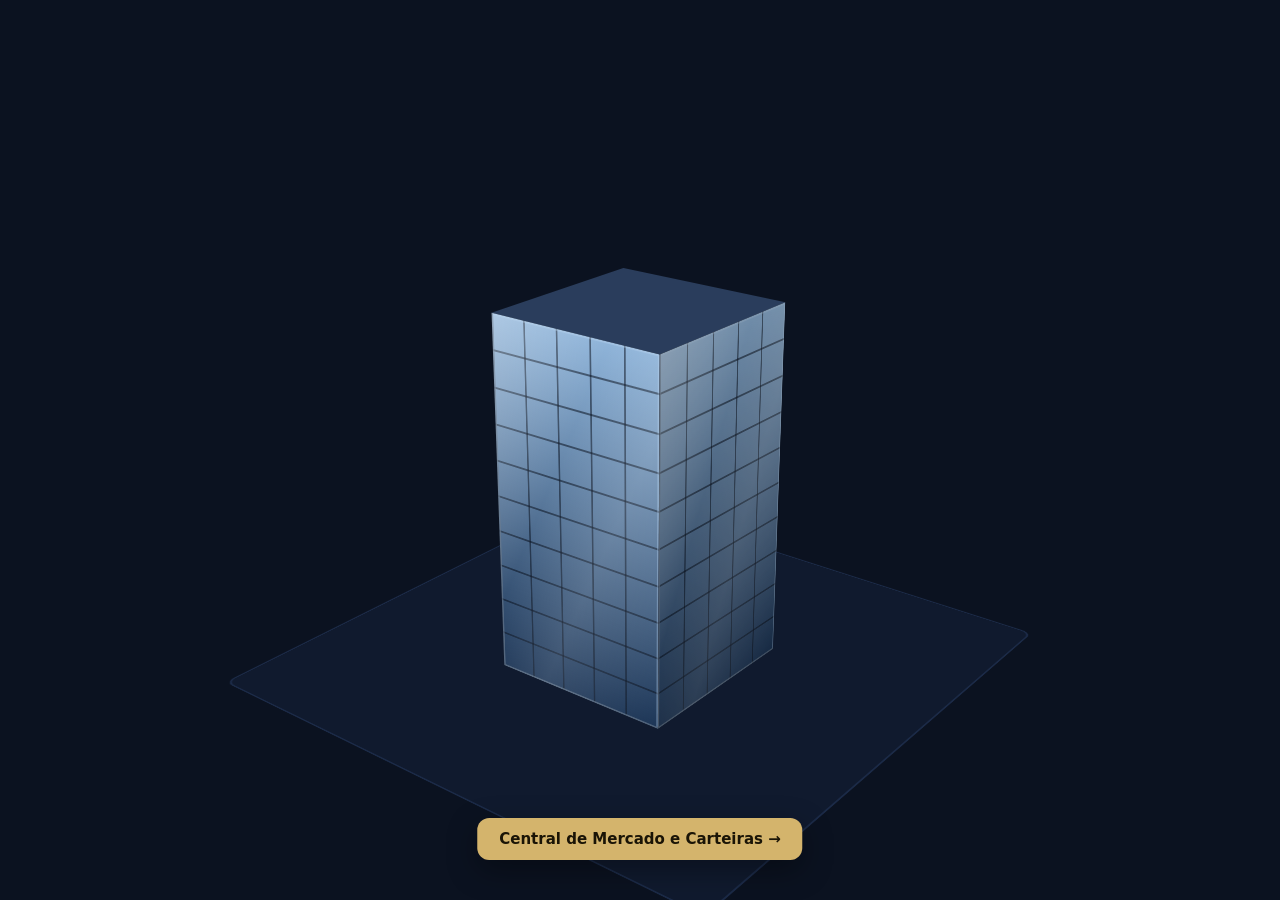
<file: central/index.html>
<!doctype html>
<html lang="pt-BR">
<head>
<meta charset="utf-8">
<meta name="viewport" content="width=device-width, initial-scale=1">
<title>Central</title>
<style>
  :root {
    --bg: #0b1220;
    --floor: #101a2e;
    --floor-edge: #1b2a47;
    --glass-top: #8fb4d9;
    --glass-bottom: #1c3556;
    --glass-side: #5f87b3;
    --glass-side-dark: #14283f;
    --roof: #2a3d5c;
    --w: 200px;
    --d: 200px;
    --h: 380px;
  }

  * { box-sizing: border-box; margin: 0; }

  html, body { height: 100%; }

  body {
    background: var(--bg);
    display: grid;
    place-items: center;
    overflow: hidden;
  }

  /* Cena fixa: câmera em diagonal, sem animação de rotação */
  .scene {
    perspective: 1600px;
    width: 100%;
    height: 100%;
    display: grid;
    place-items: center;
  }

  .world {
    position: relative;
    width: var(--w);
    height: var(--h);
    transform-style: preserve-3d;
    transform: translateY(40px) rotateX(-22deg) rotateY(-38deg);
  }

  /* Chão sólido: cor única, sem transição nem animação */
  .floor {
    position: absolute;
    left: 50%;
    top: 50%;
    width: 600px;
    height: 600px;
    margin: -300px 0 0 -300px;
    background: var(--floor);
    border: 2px solid var(--floor-edge);
    border-radius: 12px;
    transform: translateY(calc(var(--h) / 2)) rotateX(90deg);
  }

  .building {
    position: absolute;
    inset: 0;
    transform-style: preserve-3d;
    transition: transform .6s cubic-bezier(.22, .61, .36, 1);
  }
  .building:hover { transform: translateY(-10px); }

  .face {
    position: absolute;
    backface-visibility: hidden;
    transition: filter .6s cubic-bezier(.22, .61, .36, 1);
  }
  .building:hover .face { filter: brightness(1.18); }

  /* Fachada espelhada: reflexo em gradiente + grade de vidros */
  .wall {
    inset: 0;
    background:
      linear-gradient(115deg, rgba(255,255,255,.28) 0%, rgba(255,255,255,0) 38%, rgba(255,255,255,.12) 62%, rgba(255,255,255,0) 100%),
      repeating-linear-gradient(0deg, rgba(8,16,30,.55) 0 2px, transparent 2px 38px),
      repeating-linear-gradient(90deg, rgba(8,16,30,.55) 0 2px, transparent 2px 40px),
      linear-gradient(180deg, var(--glass-top), var(--glass-bottom));
    box-shadow: inset 0 0 0 2px rgba(190,215,240,.35);
  }
  .front { transform: translateZ(calc(var(--d) / 2)); }
  .back  { transform: rotateY(180deg) translateZ(calc(var(--d) / 2)); }
  .right { transform: rotateY(90deg) translateZ(calc(var(--w) / 2)); filter: brightness(.78); }
  .left  { transform: rotateY(-90deg) translateZ(calc(var(--w) / 2)); filter: brightness(.6); }
  .building:hover .right { filter: brightness(.92); }
  .building:hover .left  { filter: brightness(.74); }

  .entrar {
    position: fixed;
    left: 50%;
    bottom: 40px;
    transform: translateX(-50%);
    padding: 12px 22px;
    border-radius: 12px;
    background: #d4b46c;
    color: #1a1406;
    font: 600 15px/1.2 system-ui, -apple-system, "Segoe UI", Roboto, sans-serif;
    text-decoration: none;
    white-space: nowrap;
    box-shadow: 0 10px 30px rgba(0, 0, 0, .35);
  }
  .entrar:hover { background: #e6c983; }

  .roof {
    width: var(--w);
    height: var(--d);
    background: var(--roof);
    top: calc((var(--h) - var(--d)) / 2);
    transform: rotateX(90deg) translateZ(calc(var(--h) / 2));
  }
</style>
</head>
<body>
  <div class="scene">
    <div class="world">
      <div class="floor"></div>
      <div class="building">
        <div class="face wall front"></div>
        <div class="face wall back"></div>
        <div class="face wall right"></div>
        <div class="face wall left"></div>
        <div class="face roof"></div>
      </div>
    </div>
  </div>
  <a class="entrar" href="mercado/">Central de Mercado e Carteiras →</a>
</body>
</html>
</file>
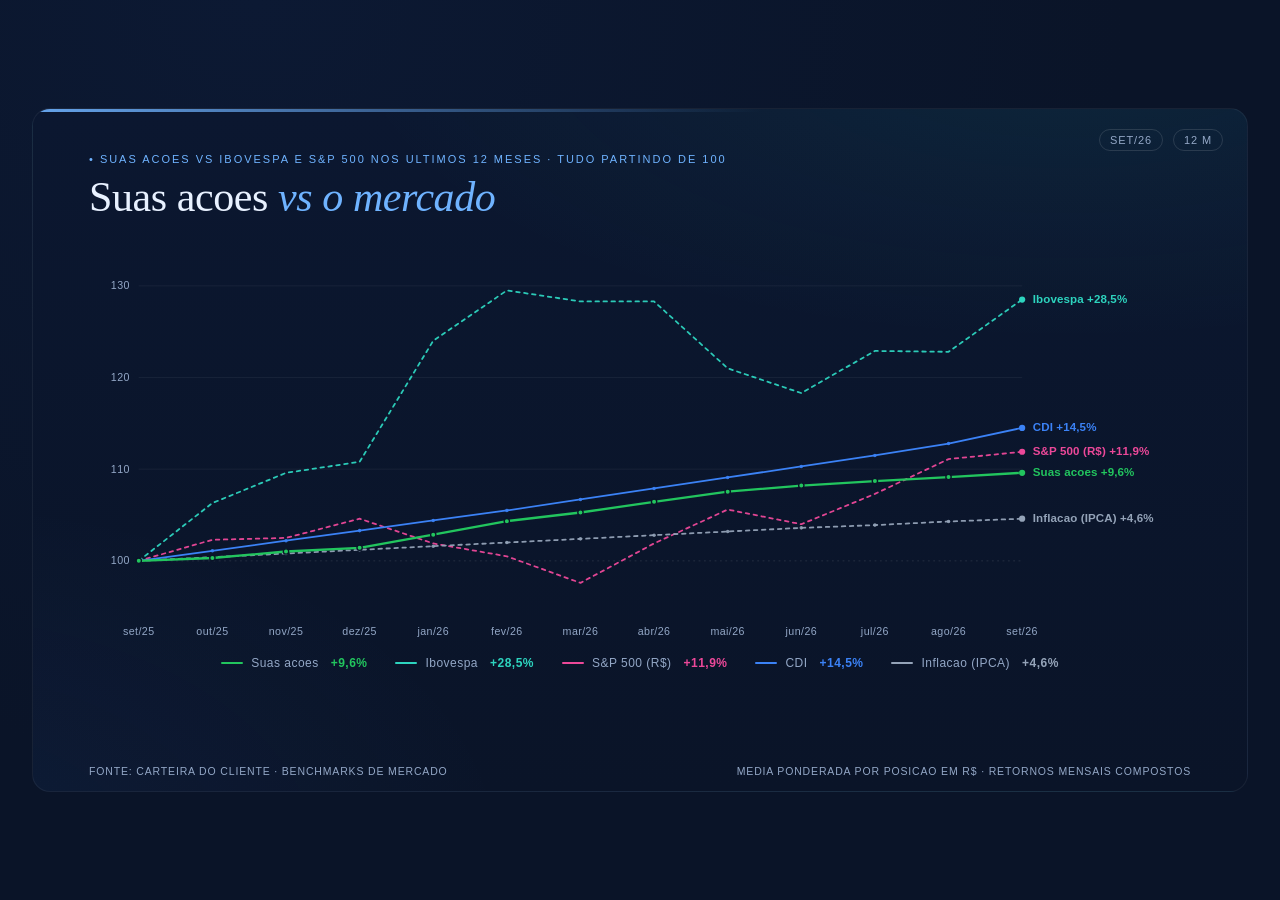
<file: central/slide-comparacao/index.html>
<!doctype html>
<html lang="pt-BR">
<head>
<meta charset="utf-8">
<meta name="viewport" content="width=device-width, initial-scale=1">
<title>Suas acoes vs o mercado</title>
<style>
  :root {
    --bg: #0a1428;
    --bg-grad-1: #0a1428;
    --bg-grad-2: #0c1933;
    --ink: #e8f1ff;
    --ink-dim: #93a7c6;
    --rule: rgba(255,255,255,0.06);
    --rule-strong: rgba(255,255,255,0.12);
    --accent: #6fb3ff;

    --c-portfolio: #22c55e;
    --c-ibov: #2dd4bf;
    --c-sp500: #ec4899;
    --c-cdi: #3b82f6;
    --c-ipca: #94a3b8;

    --serif: "Instrument Serif", "Playfair Display", Georgia, serif;
    --sans: "Inter", -apple-system, BlinkMacSystemFont, "Segoe UI", Roboto, sans-serif;
  }

  * { box-sizing: border-box; margin: 0; padding: 0; }

  html, body { height: 100%; }

  body {
    background: radial-gradient(ellipse at 20% 0%, var(--bg-grad-2) 0%, var(--bg-grad-1) 60%);
    color: var(--ink);
    font-family: var(--sans);
    font-feature-settings: "ss01", "ss02", "cv11";
    -webkit-font-smoothing: antialiased;
    text-rendering: optimizeLegibility;
    min-height: 100vh;
    display: grid;
    place-items: center;
    padding: 32px;
  }

  .slide {
    width: 100%;
    max-width: 1360px;
    aspect-ratio: 16 / 9;
    position: relative;
    padding: 44px 56px 32px;
    border: 1px solid var(--rule);
    border-radius: 18px;
    background:
      radial-gradient(1200px 500px at 85% -10%, rgba(45,212,191,0.08), transparent 60%),
      radial-gradient(1000px 600px at -10% 110%, rgba(59,130,246,0.08), transparent 60%),
      linear-gradient(180deg, #0b1730 0%, #0a1428 100%);
    overflow: hidden;
  }

  .top-bar {
    position: absolute;
    inset: 0 0 auto 0;
    height: 3px;
    background: linear-gradient(90deg, rgba(111,179,255,0.9), rgba(111,179,255,0) 60%);
  }

  .eyebrow {
    color: var(--accent);
    letter-spacing: 0.18em;
    font-size: 11px;
    font-weight: 500;
    text-transform: uppercase;
  }
  .eyebrow::before { content: "• "; }

  .title {
    font-family: var(--serif);
    font-weight: 400;
    font-size: 42px;
    letter-spacing: -0.01em;
    margin-top: 10px;
    line-height: 1.05;
  }
  .title em {
    font-style: italic;
    color: var(--accent);
    font-weight: 400;
  }

  .meta {
    position: absolute;
    top: 20px;
    right: 24px;
    display: flex;
    gap: 10px;
    align-items: center;
  }
  .pill {
    font-size: 11px;
    color: var(--ink-dim);
    padding: 4px 10px;
    border: 1px solid var(--rule-strong);
    border-radius: 999px;
    letter-spacing: 0.08em;
  }

  .chart-wrap {
    margin-top: 18px;
    position: relative;
  }

  svg { display: block; width: 100%; height: auto; }

  .grid-line { stroke: var(--rule); stroke-width: 1; }
  .grid-line.baseline { stroke: var(--rule-strong); stroke-dasharray: 2 4; }
  .axis-label { fill: var(--ink-dim); font-size: 12px; letter-spacing: 0.04em; }

  .series { fill: none; stroke-width: 2; stroke-linecap: round; stroke-linejoin: round; }
  .series.benchmark { stroke-dasharray: 4 5; opacity: 0.95; }
  .series.portfolio { stroke-width: 2.6; }

  .dot { stroke: var(--bg); stroke-width: 1.5; }

  .end-label {
    font-size: 13px;
    font-weight: 600;
    letter-spacing: 0.01em;
  }
  .end-label .pct { font-weight: 700; }

  .legend {
    display: flex;
    justify-content: center;
    gap: 28px;
    margin-top: 10px;
    flex-wrap: wrap;
    font-size: 12px;
    color: var(--ink-dim);
    letter-spacing: 0.04em;
  }
  .legend .item { display: inline-flex; align-items: center; gap: 8px; }
  .legend .swatch {
    width: 22px; height: 2px; border-radius: 2px;
  }
  .legend .pct { color: var(--ink); font-weight: 600; margin-left: 4px; }

  .foot {
    position: absolute;
    bottom: 14px;
    left: 56px;
    right: 56px;
    display: flex;
    justify-content: space-between;
    font-size: 10.5px;
    color: var(--ink-dim);
    letter-spacing: 0.08em;
    text-transform: uppercase;
  }

  .error {
    color: #fca5a5;
    padding: 12px 16px;
    border: 1px solid rgba(252,165,165,0.35);
    border-radius: 10px;
    background: rgba(127,29,29,0.2);
    font-size: 13px;
  }
</style>
</head>
<body>
  <main class="slide" role="main">
    <span class="top-bar" aria-hidden="true"></span>
    <div class="meta">
      <span class="pill" id="refMes">—</span>
      <span class="pill">12 M</span>
    </div>

    <div class="eyebrow">Suas acoes vs Ibovespa e S&amp;P 500 nos ultimos 12 meses · tudo partindo de 100</div>
    <h1 class="title">Suas acoes <em>vs o mercado</em></h1>

    <div class="chart-wrap">
      <div id="chart"></div>
      <div class="legend" id="legend"></div>
    </div>

    <div class="foot">
      <span>Fonte: carteira do cliente · benchmarks de mercado</span>
      <span id="metodo">Media ponderada por posicao em R$ · retornos mensais compostos</span>
    </div>
  </main>

<script>
(async function () {
  const CORES = {
    portfolio: getCss("--c-portfolio"),
    ibov: getCss("--c-ibov"),
    sp500: getCss("--c-sp500"),
    cdi: getCss("--c-cdi"),
    ipca: getCss("--c-ipca"),
  };

  function getCss(name) {
    return getComputedStyle(document.documentElement).getPropertyValue(name).trim();
  }

  const dados = await carregarDados();
  if (!dados) return;

  document.getElementById("refMes").textContent = (dados.cliente?.mes_referencia || "").toUpperCase();

  const portfolio = calcularPortfolio(dados.ativos_acoes);

  const series = [
    { key: "ibov", label: dados.benchmarks.ibovespa.label, color: CORES.ibov, dados: dados.benchmarks.ibovespa.indice_12m, dashed: true },
    { key: "sp500", label: dados.benchmarks.sp500_brl.label, color: CORES.sp500, dados: dados.benchmarks.sp500_brl.indice_12m, dashed: true },
    { key: "cdi", label: dados.benchmarks.cdi.label, color: CORES.cdi, dados: dados.benchmarks.cdi.indice_12m, dashed: false },
    { key: "ipca", label: dados.benchmarks.ipca.label, color: CORES.ipca, dados: dados.benchmarks.ipca.indice_12m, dashed: true },
    { key: "portfolio", label: "Suas acoes", color: CORES.portfolio, dados: portfolio.indice, dashed: false, portfolio: true },
  ];

  const container = document.getElementById("chart");
  container.innerHTML = renderSvg(series, dados.meses);

  const legenda = document.getElementById("legend");
  const ordem = ["portfolio", "ibov", "sp500", "cdi", "ipca"];
  legenda.innerHTML = ordem.map(k => {
    const s = series.find(x => x.key === k);
    const pct = finalPct(s.dados);
    return `<span class="item">
      <span class="swatch" style="background:${s.color}"></span>${s.label}
      <span class="pct" style="color:${s.color}">${formatPct(pct)}</span>
    </span>`;
  }).join("");

  async function carregarDados() {
    try {
      const resp = await fetch("../dados/cliente.json", { cache: "no-store" });
      if (!resp.ok) throw new Error("HTTP " + resp.status);
      return await resp.json();
    } catch (err) {
      document.getElementById("chart").innerHTML =
        `<div class="error">Nao consegui ler <code>central/dados/cliente.json</code>: ${err.message}. Sirva via HTTP (ex.: <code>python3 -m http.server</code>) para o navegador liberar o fetch.</div>`;
      return null;
    }
  }

  // Media ponderada por posicao em R$, aplicada em CADA MES.
  // Para cada mes t: retorno_portfolio(t) = SUM(posicao_i * ret_i(t)) / SUM(posicao_i)
  // ret_i(t) = indice_i(t) / indice_i(t-1) - 1
  // Depois compoe: indice_portfolio(t) = indice_portfolio(t-1) * (1 + retorno_portfolio(t)), base 100.
  function calcularPortfolio(ativos) {
    const n = ativos[0].indice_12m.length;
    const pesoTotal = ativos.reduce((a, x) => a + x.posicao_atual, 0);
    const indice = [100];
    for (let t = 1; t < n; t++) {
      let retMes = 0;
      for (const a of ativos) {
        const r = a.indice_12m[t] / a.indice_12m[t - 1] - 1;
        retMes += (a.posicao_atual / pesoTotal) * r;
      }
      indice.push(indice[t - 1] * (1 + retMes));
    }
    const pctFinal = indice[indice.length - 1] - 100;
    return { indice, pctFinal };
  }

  function finalPct(serie) { return serie[serie.length - 1] - 100; }
  function formatPct(v) { const s = v >= 0 ? "+" : ""; return s + v.toFixed(1).replace(".", ",") + "%"; }

  function renderSvg(series, meses) {
    const W = 1240, H = 460;
    const M = { top: 24, right: 190, bottom: 44, left: 56 };
    const iw = W - M.left - M.right;
    const ih = H - M.top - M.bottom;

    const allVals = series.flatMap(s => s.dados);
    const vmin = Math.min(...allVals, 100);
    const vmax = Math.max(...allVals);
    const pad = (vmax - vmin) * 0.08;
    const yMin = Math.floor((vmin - pad) / 1) * 1;
    const yMax = Math.ceil((vmax + pad) / 1) * 1;

    const x = i => M.left + (i / (meses.length - 1)) * iw;
    const y = v => M.top + ih - ((v - yMin) / (yMax - yMin)) * ih;

    const ticks = niceTicks(yMin, yMax, 4);

    const grid = ticks.map(t => `
      <line class="grid-line ${t === 100 ? "baseline" : ""}"
            x1="${M.left}" x2="${W - M.right}" y1="${y(t)}" y2="${y(t)}" />
      <text class="axis-label" x="${M.left - 10}" y="${y(t) + 4}" text-anchor="end">${Math.round(t)}</text>
    `).join("");

    const xLabels = meses.map((m, i) => `
      <text class="axis-label" x="${x(i)}" y="${H - 12}" text-anchor="middle">${m}</text>
    `).join("");

    const paths = series.map(s => {
      const d = s.dados.map((v, i) => `${i === 0 ? "M" : "L"} ${x(i).toFixed(1)} ${y(v).toFixed(1)}`).join(" ");
      const dots = s.portfolio
        ? s.dados.map((v, i) => `<circle class="dot" cx="${x(i)}" cy="${y(v)}" r="3" fill="${s.color}"></circle>`).join("")
        : (s.key === "cdi" || s.key === "ipca"
            ? s.dados.map((v, i) => `<circle cx="${x(i)}" cy="${y(v)}" r="2" fill="${s.color}" opacity="0.9"></circle>`).join("")
            : "");
      return `
        <path class="series ${s.dashed ? "benchmark" : ""} ${s.portfolio ? "portfolio" : ""}"
              d="${d}" stroke="${s.color}"></path>
        ${dots}
      `;
    }).join("");

    const endLabels = (() => {
      const items = series.map(s => {
        const v = s.dados[s.dados.length - 1];
        return { s, v, yv: y(v) };
      }).sort((a, b) => a.yv - b.yv);

      const minGap = 16;
      for (let i = 1; i < items.length; i++) {
        if (items[i].yv - items[i - 1].yv < minGap) {
          items[i].yv = items[i - 1].yv + minGap;
        }
      }
      return items.map(({ s, v, yv }) => {
        const pct = formatPct(v - 100);
        const xText = W - M.right + 12;
        return `
          <circle cx="${x(meses.length - 1)}" cy="${y(v)}" r="3.5" fill="${s.color}"></circle>
          <text class="end-label" x="${xText}" y="${yv + 4}" fill="${s.color}">
            ${s.label} <tspan class="pct">${pct}</tspan>
          </text>
        `;
      }).join("");
    })();

    return `
      <svg viewBox="0 0 ${W} ${H}" role="img" aria-label="Grafico comparativo">
        ${grid}
        ${xLabels}
        ${paths}
        ${endLabels}
      </svg>
    `;
  }

  function niceTicks(min, max, count) {
    const step = (max - min) / count;
    const niceStep = Math.pow(10, Math.floor(Math.log10(step)));
    const err = step / niceStep;
    let mult;
    if (err >= 7.5) mult = 10;
    else if (err >= 3.5) mult = 5;
    else if (err >= 1.5) mult = 2;
    else mult = 1;
    const s = mult * niceStep;
    const start = Math.ceil(min / s) * s;
    const ticks = [];
    for (let v = start; v <= max; v += s) ticks.push(Math.round(v));
    if (!ticks.includes(100) && min <= 100 && max >= 100) ticks.push(100);
    return ticks.sort((a, b) => a - b);
  }
})();
</script>
</body>
</html>
</file>
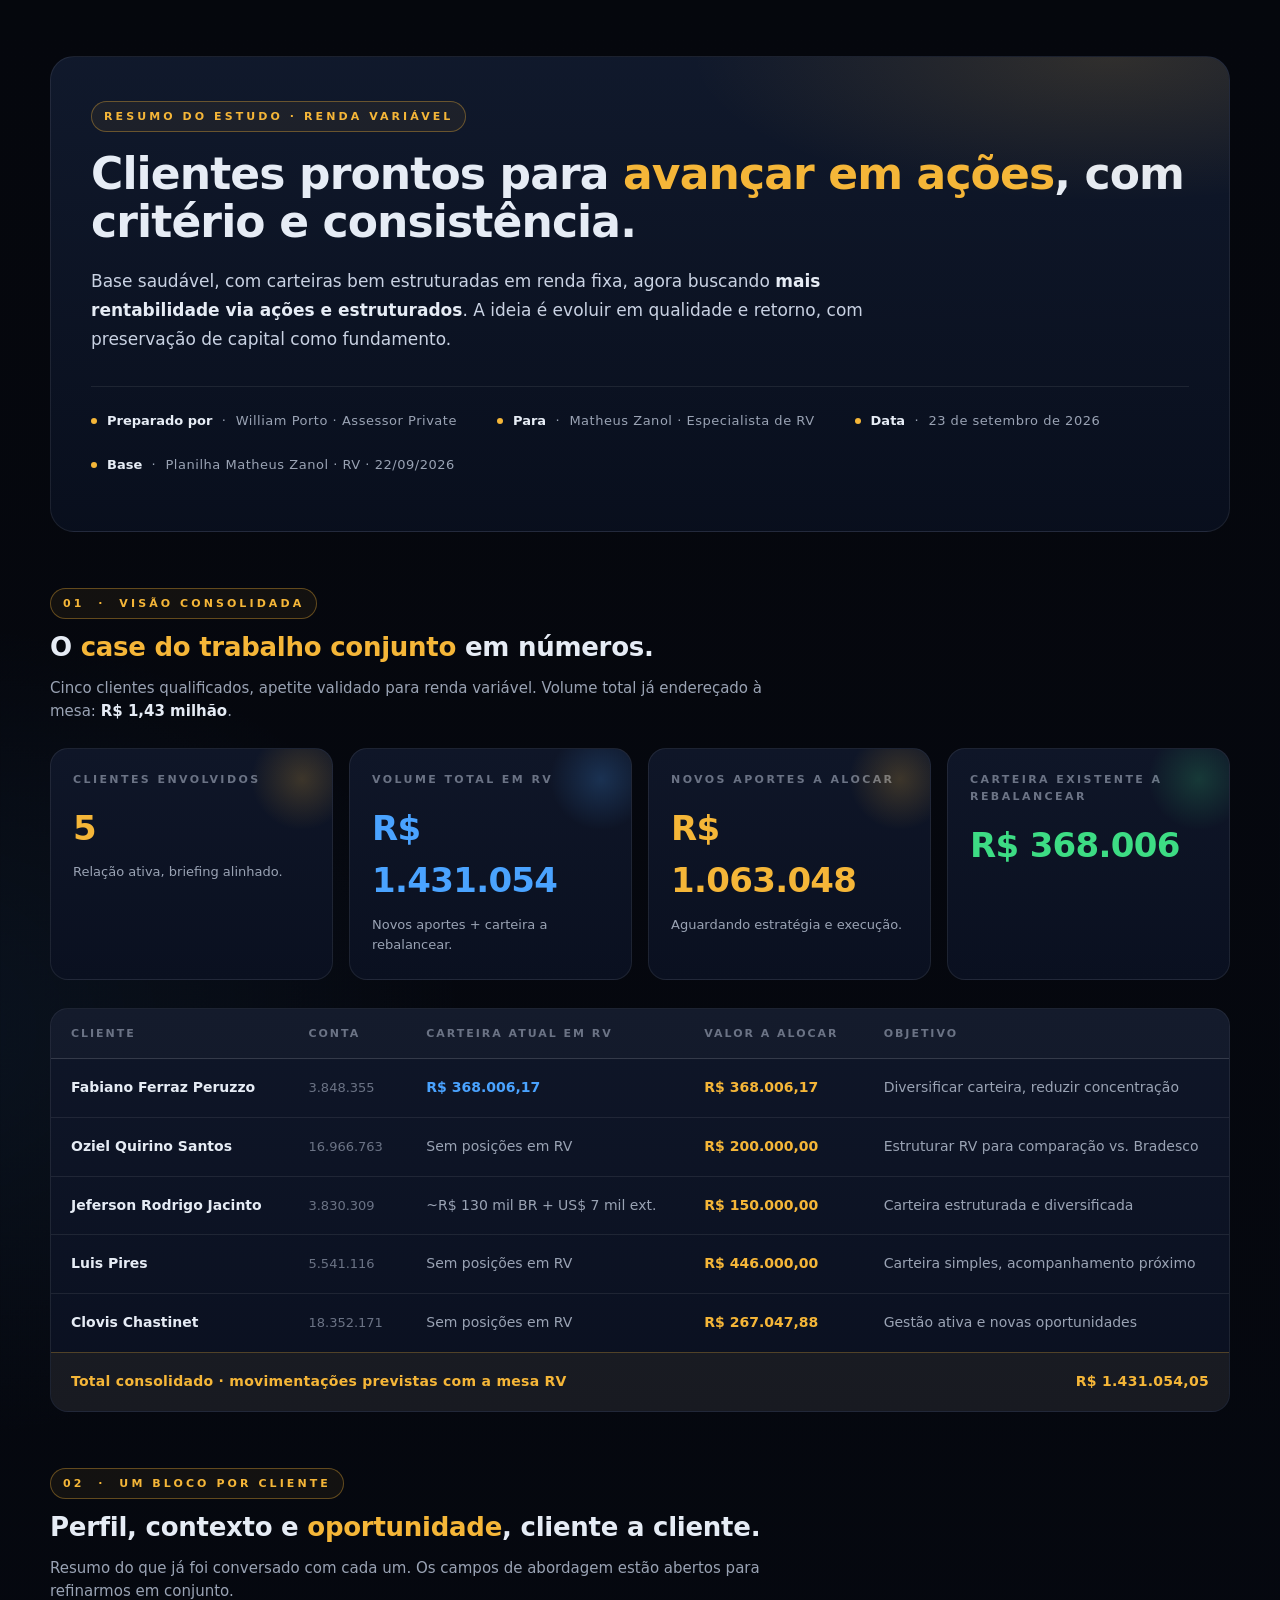
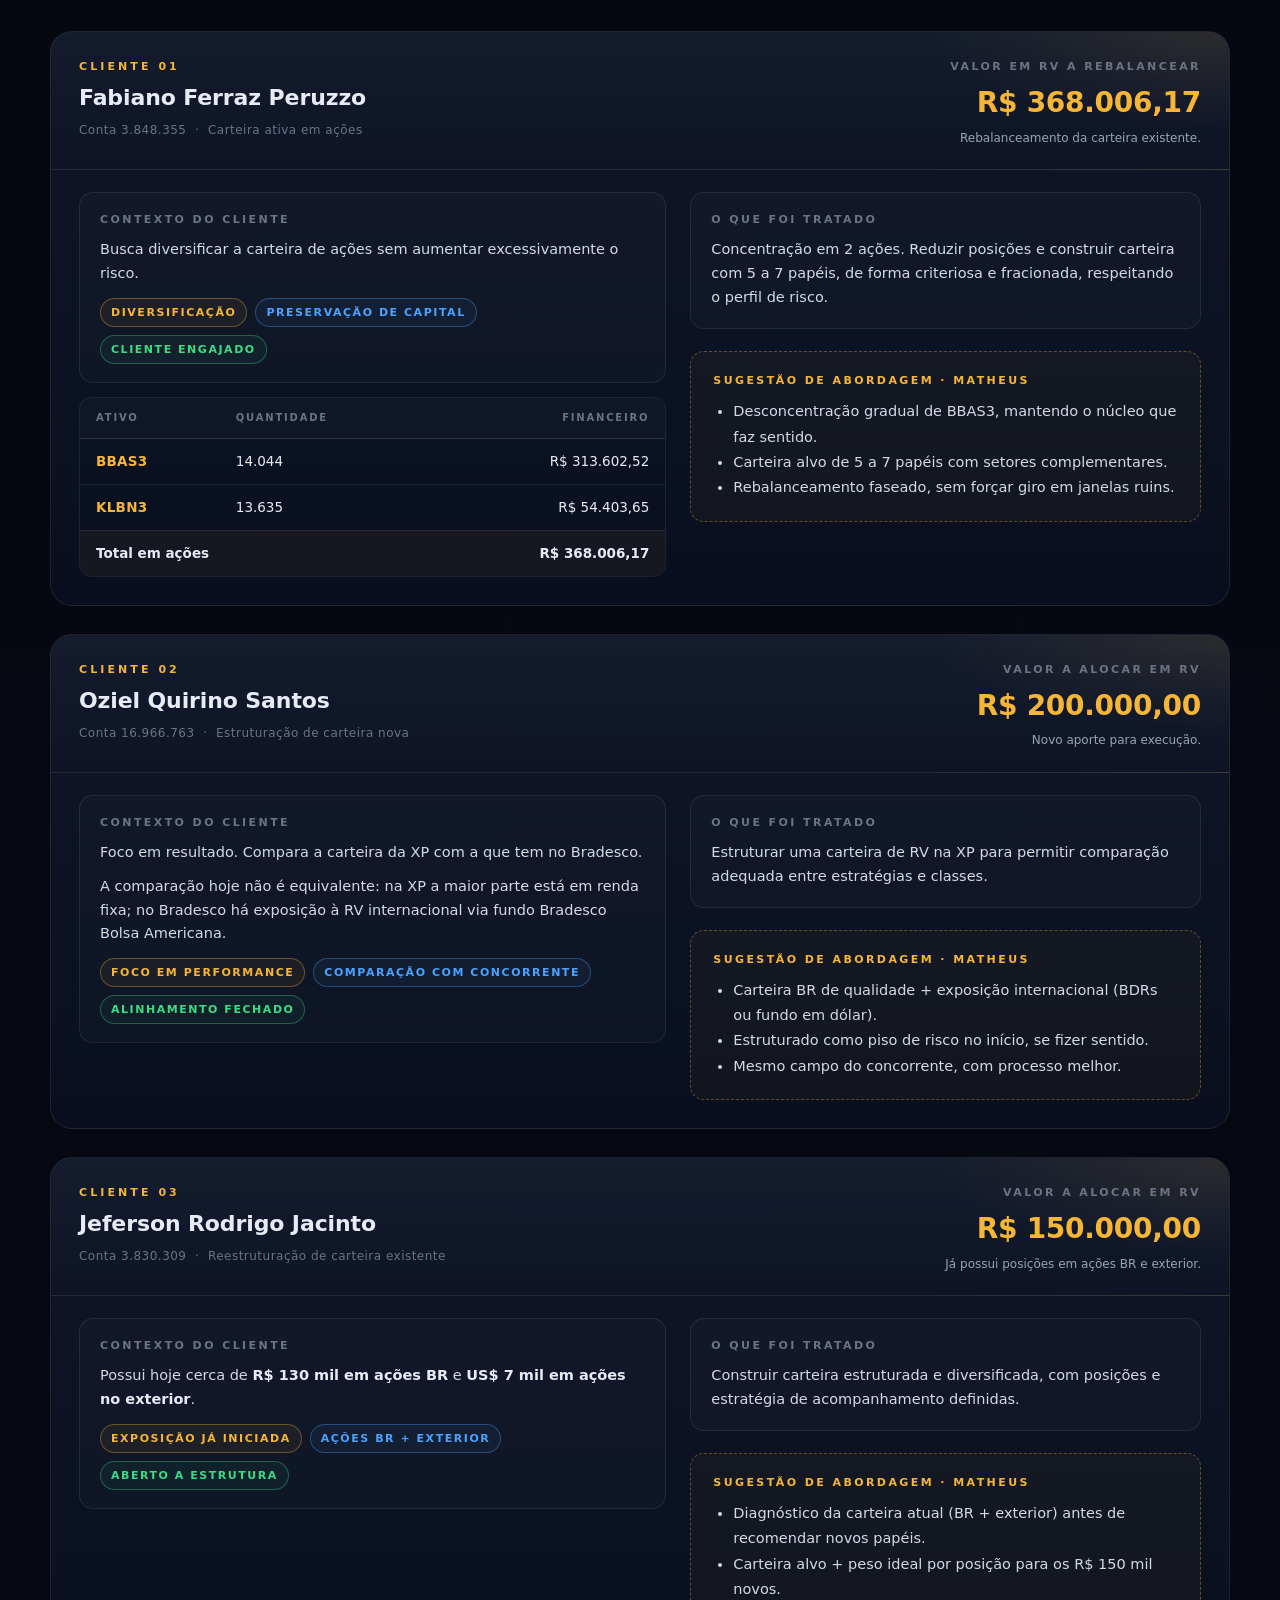
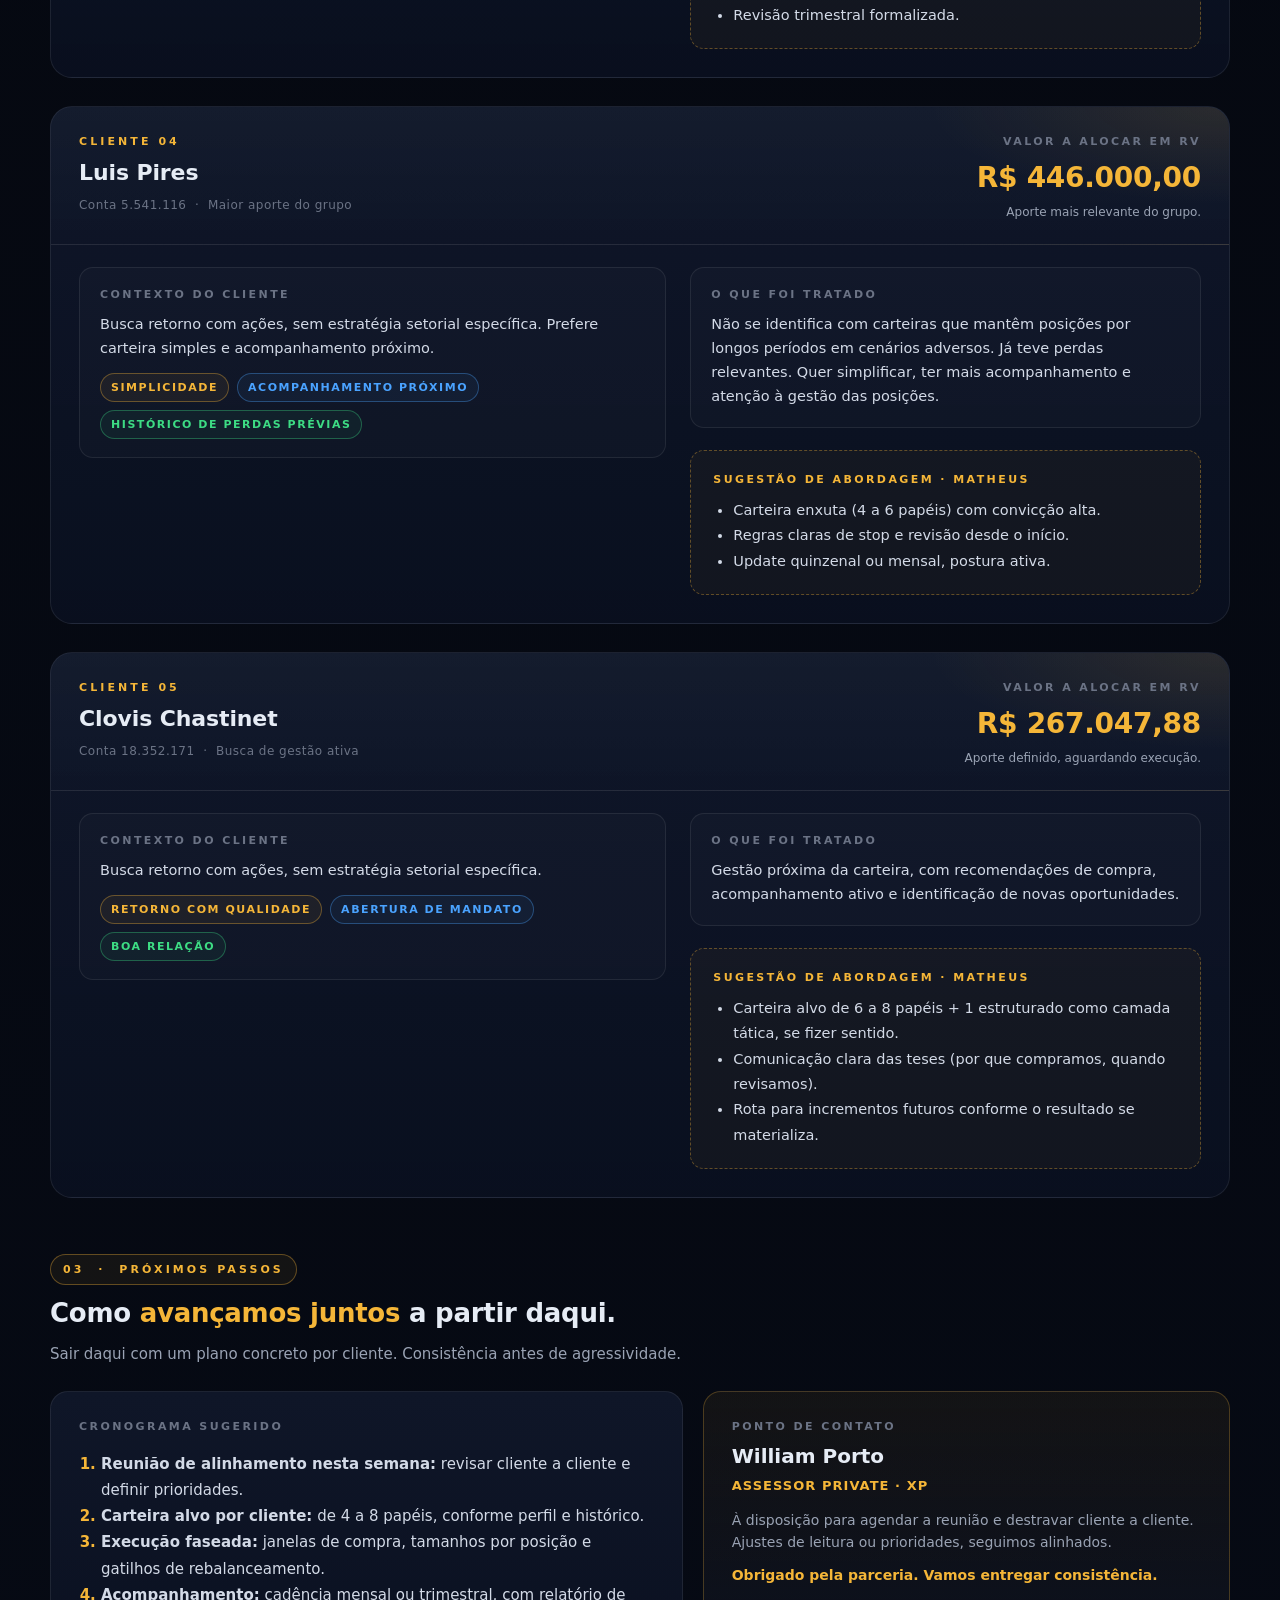
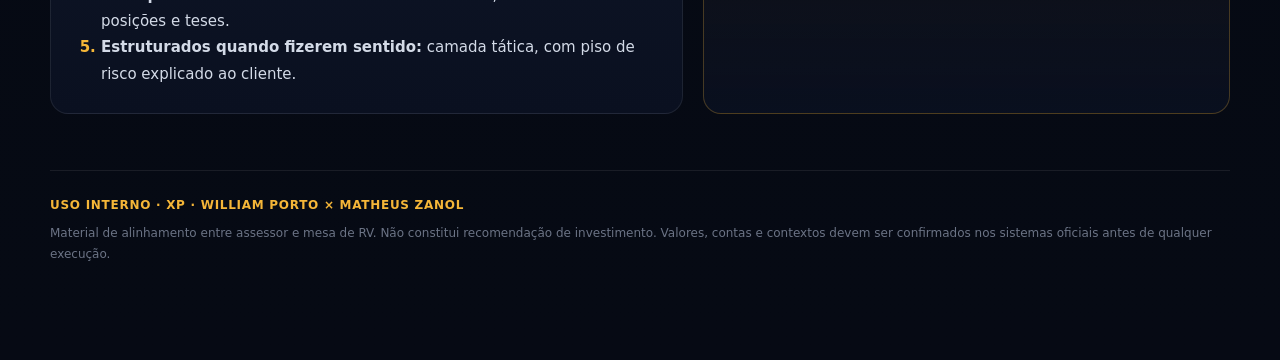
<file: matheus-zanol-rv-2026-09-23.html>
<!DOCTYPE html>
<html lang="pt-BR">
<head>
<meta charset="UTF-8">
<meta name="viewport" content="width=device-width, initial-scale=1.0">
<title>Estudo de Renda Variável · Clientes William Porto × Matheus Zanol</title>
<style>
  :root{
    --bg-0:#05070d;
    --bg-1:#0a1020;
    --bg-2:#0f1628;
    --bg-3:#131c32;
    --line:rgba(255,255,255,.08);
    --line-strong:rgba(255,255,255,.14);
    --text:#e6ecf5;
    --text-dim:#9aa3b4;
    --text-mute:#6b7385;
    --gold:#f5b638;
    --gold-2:#e69a1a;
    --orange:#ff8a3d;
    --blue:#4aa3ff;
    --blue-2:#2b6cff;
    --green:#3ddc84;
    --red:#ff5c5c;
  }
  *{box-sizing:border-box;margin:0;padding:0}
  html,body{background:var(--bg-0);color:var(--text);font-family:'Inter','SF Pro Display','Segoe UI',system-ui,-apple-system,Arial,sans-serif;font-weight:400;line-height:1.55;-webkit-font-smoothing:antialiased}
  body{
    background:
      radial-gradient(1200px 800px at 85% -10%, rgba(245,182,56,.10), transparent 60%),
      radial-gradient(1000px 700px at -10% 20%, rgba(74,163,255,.08), transparent 60%),
      linear-gradient(180deg, #05070d 0%, #060a14 100%);
    min-height:100vh;
    padding:56px 24px 96px;
  }
  .wrap{max-width:1180px;margin:0 auto}

  /* Rótulo caixa alta */
  .eyebrow{
    display:inline-block;
    font-size:11px;letter-spacing:.28em;text-transform:uppercase;
    color:var(--gold);font-weight:600;
    padding:6px 12px;border:1px solid rgba(245,182,56,.35);
    border-radius:999px;background:rgba(245,182,56,.06);
  }
  h1{font-size:44px;line-height:1.1;font-weight:700;letter-spacing:-.02em;margin-top:18px}
  h1 .accent{color:var(--gold)}
  h2{font-size:26px;font-weight:700;letter-spacing:-.01em;margin-top:8px}
  h2 .accent{color:var(--gold)}
  h3{font-size:18px;font-weight:600;letter-spacing:-.005em}
  p{color:var(--text-dim);font-size:15px}
  .lead{color:#c9d2e3;font-size:17px;line-height:1.7;max-width:820px;margin-top:20px}

  /* Cabeçalho */
  header.hero{
    padding:44px 40px 56px;
    border:1px solid var(--line);
    border-radius:24px;
    background:linear-gradient(180deg, rgba(19,28,50,.85), rgba(10,16,32,.85));
    position:relative;overflow:hidden;
  }
  header.hero::after{
    content:"";position:absolute;inset:0;pointer-events:none;
    background:radial-gradient(700px 240px at 90% 0%, rgba(245,182,56,.14), transparent 60%);
  }
  .meta-row{
    margin-top:32px;display:flex;flex-wrap:wrap;gap:24px 40px;
    padding-top:24px;border-top:1px solid var(--line);
    color:var(--text-dim);font-size:13px;letter-spacing:.04em;
  }
  .meta-row b{color:var(--text);font-weight:600;letter-spacing:0}
  .meta-row .dot{width:6px;height:6px;border-radius:50%;background:var(--gold);display:inline-block;margin-right:10px;vertical-align:middle}

  /* Seções */
  section{margin-top:56px}
  .section-head{display:flex;align-items:end;justify-content:space-between;gap:24px;margin-bottom:24px;flex-wrap:wrap}
  .section-head .title{max-width:720px}
  .section-head p{margin-top:10px}

  /* Cards de números */
  .stats{
    display:grid;grid-template-columns:repeat(4,1fr);gap:16px;
  }
  .stat{
    background:linear-gradient(180deg, var(--bg-2), var(--bg-1));
    border:1px solid var(--line);
    border-radius:18px;
    padding:22px 22px 24px;
    position:relative;overflow:hidden;
  }
  .stat .label{
    font-size:11px;letter-spacing:.22em;text-transform:uppercase;
    color:var(--text-mute);font-weight:600;
  }
  .stat .value{
    margin-top:14px;font-size:34px;font-weight:700;letter-spacing:-.02em;color:var(--text);
    font-variant-numeric:tabular-nums;
  }
  .stat .value.gold{color:var(--gold)}
  .stat .value.blue{color:var(--blue)}
  .stat .value.green{color:var(--green)}
  .stat .sub{margin-top:8px;font-size:13px;color:var(--text-dim)}
  .stat .glow{
    position:absolute;right:-30px;top:-30px;width:120px;height:120px;border-radius:50%;
    background:radial-gradient(circle, rgba(245,182,56,.20), transparent 60%);
    pointer-events:none;
  }
  .stat.blueglow .glow{background:radial-gradient(circle, rgba(74,163,255,.20), transparent 60%)}
  .stat.greenglow .glow{background:radial-gradient(circle, rgba(61,220,132,.18), transparent 60%)}

  /* Tabela consolidada */
  .table-wrap{
    margin-top:8px;border:1px solid var(--line);border-radius:18px;overflow:hidden;
    background:linear-gradient(180deg, var(--bg-2), var(--bg-1));
  }
  table{width:100%;border-collapse:collapse;font-size:14px}
  thead th{
    text-align:left;font-weight:600;color:var(--text-mute);
    font-size:11px;letter-spacing:.18em;text-transform:uppercase;
    padding:16px 20px;background:rgba(255,255,255,.02);
    border-bottom:1px solid var(--line-strong);
  }
  tbody td{
    padding:18px 20px;border-bottom:1px solid var(--line);
    color:var(--text);font-variant-numeric:tabular-nums;
  }
  tbody tr:last-child td{border-bottom:none}
  tbody tr:hover td{background:rgba(255,255,255,.02)}
  tbody td.name{color:var(--text);font-weight:600}
  tbody td.account{color:var(--text-mute);font-size:13px}
  tbody td.gold{color:var(--gold);font-weight:600}
  tbody td.blue{color:var(--blue);font-weight:600}
  tbody td.dim{color:var(--text-dim)}
  tfoot td{
    padding:18px 20px;background:rgba(245,182,56,.06);
    border-top:1px solid rgba(245,182,56,.25);
    font-weight:700;color:var(--gold);letter-spacing:.02em;
  }

  /* Bloco por cliente */
  .client{
    margin-top:28px;
    border:1px solid var(--line);border-radius:22px;
    background:linear-gradient(180deg, rgba(19,28,50,.75), rgba(10,16,32,.9));
    overflow:hidden;
  }
  .client .head{
    display:flex;justify-content:space-between;align-items:flex-start;gap:24px;
    padding:26px 28px 22px;border-bottom:1px solid var(--line);
    background:
      radial-gradient(500px 160px at 100% 0%, rgba(245,182,56,.10), transparent 60%),
      linear-gradient(180deg, rgba(255,255,255,.02), transparent);
    flex-wrap:wrap;
  }
  .client .head .who .idx{
    font-size:11px;letter-spacing:.28em;color:var(--gold);font-weight:600;text-transform:uppercase;
  }
  .client .head .who h3{margin-top:6px;font-size:22px}
  .client .head .who .account{margin-top:6px;font-size:12px;color:var(--text-mute);letter-spacing:.04em}
  .client .head .money{text-align:right;min-width:220px}
  .client .head .money .label{font-size:11px;letter-spacing:.22em;text-transform:uppercase;color:var(--text-mute);font-weight:600}
  .client .head .money .value{margin-top:6px;font-size:28px;font-weight:700;color:var(--gold);letter-spacing:-.01em;font-variant-numeric:tabular-nums}
  .client .head .money .sub{margin-top:4px;font-size:12px;color:var(--text-dim)}

  .client .body{padding:22px 28px 28px;display:grid;grid-template-columns:1.15fr 1fr;gap:24px}
  .card{
    background:rgba(255,255,255,.02);
    border:1px solid var(--line);
    border-radius:14px;
    padding:18px 20px;
  }
  .card .label{font-size:11px;letter-spacing:.22em;text-transform:uppercase;color:var(--text-mute);font-weight:600}
  .card p{margin-top:10px;font-size:14.5px;color:#d3dae7;line-height:1.65}
  .card .list{margin-top:10px;font-size:14.5px}
  .positions{margin-top:14px;border:1px solid var(--line);border-radius:12px;overflow:hidden}
  .positions table{font-size:13.5px}
  .positions th{padding:12px 16px;font-size:10px}
  .positions td{padding:12px 16px}
  .positions .ticker{color:var(--gold);font-weight:700;letter-spacing:.02em}
  .positions .total{background:rgba(245,182,56,.05);color:var(--gold);font-weight:700}

  .tag-row{display:flex;flex-wrap:wrap;gap:8px;margin-top:12px}
  .tag{
    font-size:11px;letter-spacing:.14em;text-transform:uppercase;
    color:var(--blue);border:1px solid rgba(74,163,255,.35);
    background:rgba(74,163,255,.06);padding:5px 10px;border-radius:999px;font-weight:600;
  }
  .tag.gold{color:var(--gold);border-color:rgba(245,182,56,.35);background:rgba(245,182,56,.06)}
  .tag.green{color:var(--green);border-color:rgba(61,220,132,.35);background:rgba(61,220,132,.06)}

  .approach{
    margin-top:22px;padding:20px 22px;border-radius:14px;
    border:1px dashed rgba(245,182,56,.35);
    background:rgba(245,182,56,.04);
  }
  .approach .label{font-size:11px;letter-spacing:.22em;text-transform:uppercase;color:var(--gold);font-weight:700}
  .approach p{margin-top:10px;color:#d3dae7;font-size:14.5px;line-height:1.65}
  .approach ul{margin-top:10px;padding-left:20px;color:#d3dae7;font-size:14.5px;line-height:1.75}

  /* Fechamento */
  .close-grid{display:grid;grid-template-columns:1.2fr 1fr;gap:20px}
  .steps{background:linear-gradient(180deg, var(--bg-2), var(--bg-1));border:1px solid var(--line);border-radius:18px;padding:26px 28px}
  .steps ol{margin-top:16px;padding-left:22px;color:#d3dae7;font-size:15px;line-height:1.75}
  .steps ol li::marker{color:var(--gold);font-weight:700}
  .contact{background:linear-gradient(180deg, rgba(245,182,56,.06), rgba(10,16,32,.9));border:1px solid rgba(245,182,56,.25);border-radius:18px;padding:26px 28px}
  .contact .name{font-size:20px;font-weight:700;margin-top:6px}
  .contact .role{color:var(--gold);font-size:13px;letter-spacing:.08em;text-transform:uppercase;font-weight:600;margin-top:4px}
  .contact .line{margin-top:14px;color:var(--text-dim);font-size:14px}

  footer{margin-top:56px;padding-top:24px;border-top:1px solid var(--line);color:var(--text-mute);font-size:12px;line-height:1.7}
  footer .brand{color:var(--gold);font-weight:600;letter-spacing:.06em;text-transform:uppercase}

  /* Responsivo */
  @media (max-width: 900px){
    body{padding:32px 16px 72px}
    header.hero{padding:32px 22px}
    h1{font-size:32px}
    .stats{grid-template-columns:repeat(2,1fr)}
    .client .body{grid-template-columns:1fr}
    .close-grid{grid-template-columns:1fr}
    thead th, tbody td{padding:14px 14px}
  }
  @media print{
    body{background:#fff;color:#111;padding:20px}
    header.hero, .stat, .client, .table-wrap, .steps, .contact{background:#fff !important;border-color:#ddd !important;color:#111 !important}
    p, .card p, .approach p, .steps ol, .stat .sub, .client .head .money .sub{color:#333 !important}
    .eyebrow, .stat .value.gold, .client .head .money .value, tbody td.gold, .approach .label, h1 .accent, h2 .accent, .positions .ticker, .contact .role, footer .brand{color:#b5761a !important}
    .stat .value.blue, tbody td.blue, .tag{color:#1c5fb4 !important}
    .stat .value.green, .tag.green{color:#0f8a4d !important}
  }
</style>
</head>
<body>
<div class="wrap">

  <!-- ============ CAPA ============ -->
  <header class="hero">
    <span class="eyebrow">Resumo do Estudo · Renda Variável</span>
    <h1>Clientes prontos para <span class="accent">avançar em ações</span>, com critério e consistência.</h1>
    <p class="lead">
      Base saudável, com carteiras bem estruturadas em renda fixa, agora buscando <strong style="color:#e6ecf5">mais rentabilidade via ações e estruturados</strong>.
      A ideia é evoluir em qualidade e retorno, com preservação de capital como fundamento.
    </p>
    <div class="meta-row">
      <div><span class="dot"></span><b>Preparado por</b> &nbsp;·&nbsp; William Porto · Assessor Private</div>
      <div><span class="dot"></span><b>Para</b> &nbsp;·&nbsp; Matheus Zanol · Especialista de RV</div>
      <div><span class="dot"></span><b>Data</b> &nbsp;·&nbsp; 23 de setembro de 2026</div>
      <div><span class="dot"></span><b>Base</b> &nbsp;·&nbsp; Planilha Matheus Zanol · RV · 22/09/2026</div>
    </div>
  </header>

  <!-- ============ VISÃO CONSOLIDADA ============ -->
  <section>
    <div class="section-head">
      <div class="title">
        <span class="eyebrow">01 &nbsp;·&nbsp; Visão Consolidada</span>
        <h2>O <span class="accent">case do trabalho conjunto</span> em números.</h2>
        <p>Cinco clientes qualificados, apetite validado para renda variável. Volume total já endereçado à mesa: <strong style="color:#e6ecf5">R$ 1,43 milhão</strong>.</p>
      </div>
    </div>

    <div class="stats">
      <div class="stat">
        <span class="glow"></span>
        <div class="label">Clientes envolvidos</div>
        <div class="value gold">5</div>
        <div class="sub">Relação ativa, briefing alinhado.</div>
      </div>
      <div class="stat blueglow">
        <span class="glow"></span>
        <div class="label">Volume total em RV</div>
        <div class="value blue">R$ 1.431.054</div>
        <div class="sub">Novos aportes + carteira a rebalancear.</div>
      </div>
      <div class="stat">
        <span class="glow"></span>
        <div class="label">Novos aportes a alocar</div>
        <div class="value gold">R$ 1.063.048</div>
        <div class="sub">Aguardando estratégia e execução.</div>
      </div>
      <div class="stat greenglow">
        <span class="glow"></span>
        <div class="label">Carteira existente a rebalancear</div>
        <div class="value green">R$ 368.006</div>
        <div class="sub">&nbsp;</div>
      </div>
    </div>

    <div style="margin-top:28px" class="table-wrap">
      <table>
        <thead>
          <tr>
            <th>Cliente</th>
            <th>Conta</th>
            <th>Carteira atual em RV</th>
            <th>Valor a alocar</th>
            <th>Objetivo</th>
          </tr>
        </thead>
        <tbody>
          <tr>
            <td class="name">Fabiano Ferraz Peruzzo</td>
            <td class="account">3.848.355</td>
            <td class="blue">R$ 368.006,17</td>
            <td class="gold">R$ 368.006,17</td>
            <td class="dim">Diversificar carteira, reduzir concentração</td>
          </tr>
          <tr>
            <td class="name">Oziel Quirino Santos</td>
            <td class="account">16.966.763</td>
            <td class="dim">Sem posições em RV</td>
            <td class="gold">R$ 200.000,00</td>
            <td class="dim">Estruturar RV para comparação vs. Bradesco</td>
          </tr>
          <tr>
            <td class="name">Jeferson Rodrigo Jacinto</td>
            <td class="account">3.830.309</td>
            <td class="dim">~R$ 130 mil BR + US$ 7 mil ext.</td>
            <td class="gold">R$ 150.000,00</td>
            <td class="dim">Carteira estruturada e diversificada</td>
          </tr>
          <tr>
            <td class="name">Luis Pires</td>
            <td class="account">5.541.116</td>
            <td class="dim">Sem posições em RV</td>
            <td class="gold">R$ 446.000,00</td>
            <td class="dim">Carteira simples, acompanhamento próximo</td>
          </tr>
          <tr>
            <td class="name">Clovis Chastinet</td>
            <td class="account">18.352.171</td>
            <td class="dim">Sem posições em RV</td>
            <td class="gold">R$ 267.047,88</td>
            <td class="dim">Gestão ativa e novas oportunidades</td>
          </tr>
        </tbody>
        <tfoot>
          <tr>
            <td colspan="3">Total consolidado · movimentações previstas com a mesa RV</td>
            <td colspan="2" style="text-align:right">R$ 1.431.054,05</td>
          </tr>
        </tfoot>
      </table>
    </div>
  </section>

  <!-- ============ CLIENTES ============ -->
  <section>
    <div class="section-head">
      <div class="title">
        <span class="eyebrow">02 &nbsp;·&nbsp; Um bloco por cliente</span>
        <h2>Perfil, contexto e <span class="accent">oportunidade</span>, cliente a cliente.</h2>
        <p>Resumo do que já foi conversado com cada um. Os campos de abordagem estão abertos para refinarmos em conjunto.</p>
      </div>
    </div>

    <!-- Cliente 1: Fabiano -->
    <article class="client">
      <div class="head">
        <div class="who">
          <div class="idx">Cliente 01</div>
          <h3>Fabiano Ferraz Peruzzo</h3>
          <div class="account">Conta 3.848.355 &nbsp;·&nbsp; Carteira ativa em ações</div>
        </div>
        <div class="money">
          <div class="label">Valor em RV a rebalancear</div>
          <div class="value">R$ 368.006,17</div>
          <div class="sub">Rebalanceamento da carteira existente.</div>
        </div>
      </div>
      <div class="body">
        <div>
          <div class="card">
            <div class="label">Contexto do cliente</div>
            <p>Busca diversificar a carteira de ações sem aumentar excessivamente o risco.</p>
            <div class="tag-row">
              <span class="tag gold">Diversificação</span>
              <span class="tag">Preservação de capital</span>
              <span class="tag green">Cliente engajado</span>
            </div>
          </div>

          <div class="positions">
            <table>
              <thead>
                <tr>
                  <th>Ativo</th>
                  <th>Quantidade</th>
                  <th style="text-align:right">Financeiro</th>
                </tr>
              </thead>
              <tbody>
                <tr><td class="ticker">BBAS3</td><td>14.044</td><td style="text-align:right">R$ 313.602,52</td></tr>
                <tr><td class="ticker">KLBN3</td><td>13.635</td><td style="text-align:right">R$ 54.403,65</td></tr>
                <tr class="total"><td colspan="2">Total em ações</td><td style="text-align:right">R$ 368.006,17</td></tr>
              </tbody>
            </table>
          </div>
        </div>

        <div>
          <div class="card">
            <div class="label">O que foi tratado</div>
            <p>Concentração em 2 ações. Reduzir posições e construir carteira com 5 a 7 papéis, de forma criteriosa e fracionada, respeitando o perfil de risco.</p>
          </div>

          <div class="approach">
            <div class="label">Sugestão de abordagem · Matheus</div>
            <ul>
              <li>Desconcentração gradual de BBAS3, mantendo o núcleo que faz sentido.</li>
              <li>Carteira alvo de 5 a 7 papéis com setores complementares.</li>
              <li>Rebalanceamento faseado, sem forçar giro em janelas ruins.</li>
            </ul>
          </div>
        </div>
      </div>
    </article>

    <!-- Cliente 2: Oziel -->
    <article class="client">
      <div class="head">
        <div class="who">
          <div class="idx">Cliente 02</div>
          <h3>Oziel Quirino Santos</h3>
          <div class="account">Conta 16.966.763 &nbsp;·&nbsp; Estruturação de carteira nova</div>
        </div>
        <div class="money">
          <div class="label">Valor a alocar em RV</div>
          <div class="value">R$ 200.000,00</div>
          <div class="sub">Novo aporte para execução.</div>
        </div>
      </div>
      <div class="body">
        <div>
          <div class="card">
            <div class="label">Contexto do cliente</div>
            <p>Foco em resultado. Compara a carteira da XP com a que tem no Bradesco.</p>
            <p style="margin-top:10px">A comparação hoje não é equivalente: na XP a maior parte está em renda fixa; no Bradesco há exposição à RV internacional via fundo Bradesco Bolsa Americana.</p>
            <div class="tag-row">
              <span class="tag gold">Foco em performance</span>
              <span class="tag">Comparação com concorrente</span>
              <span class="tag green">Alinhamento fechado</span>
            </div>
          </div>
        </div>

        <div>
          <div class="card">
            <div class="label">O que foi tratado</div>
            <p>Estruturar uma carteira de RV na XP para permitir comparação adequada entre estratégias e classes.</p>
          </div>

          <div class="approach">
            <div class="label">Sugestão de abordagem · Matheus</div>
            <ul>
              <li>Carteira BR de qualidade + exposição internacional (BDRs ou fundo em dólar).</li>
              <li>Estruturado como piso de risco no início, se fizer sentido.</li>
              <li>Mesmo campo do concorrente, com processo melhor.</li>
            </ul>
          </div>
        </div>
      </div>
    </article>

    <!-- Cliente 3: Jeferson -->
    <article class="client">
      <div class="head">
        <div class="who">
          <div class="idx">Cliente 03</div>
          <h3>Jeferson Rodrigo Jacinto</h3>
          <div class="account">Conta 3.830.309 &nbsp;·&nbsp; Reestruturação de carteira existente</div>
        </div>
        <div class="money">
          <div class="label">Valor a alocar em RV</div>
          <div class="value">R$ 150.000,00</div>
          <div class="sub">Já possui posições em ações BR e exterior.</div>
        </div>
      </div>
      <div class="body">
        <div>
          <div class="card">
            <div class="label">Contexto do cliente</div>
            <p>Possui hoje cerca de <strong style="color:#e6ecf5">R$ 130 mil em ações BR</strong> e <strong style="color:#e6ecf5">US$ 7 mil em ações no exterior</strong>.</p>
            <div class="tag-row">
              <span class="tag gold">Exposição já iniciada</span>
              <span class="tag">Ações BR + Exterior</span>
              <span class="tag green">Aberto a estrutura</span>
            </div>
          </div>
        </div>

        <div>
          <div class="card">
            <div class="label">O que foi tratado</div>
            <p>Construir carteira estruturada e diversificada, com posições e estratégia de acompanhamento definidas.</p>
          </div>

          <div class="approach">
            <div class="label">Sugestão de abordagem · Matheus</div>
            <ul>
              <li>Diagnóstico da carteira atual (BR + exterior) antes de recomendar novos papéis.</li>
              <li>Carteira alvo + peso ideal por posição para os R$ 150 mil novos.</li>
              <li>Revisão trimestral formalizada.</li>
            </ul>
          </div>
        </div>
      </div>
    </article>

    <!-- Cliente 4: Luis -->
    <article class="client">
      <div class="head">
        <div class="who">
          <div class="idx">Cliente 04</div>
          <h3>Luis Pires</h3>
          <div class="account">Conta 5.541.116 &nbsp;·&nbsp; Maior aporte do grupo</div>
        </div>
        <div class="money">
          <div class="label">Valor a alocar em RV</div>
          <div class="value">R$ 446.000,00</div>
          <div class="sub">Aporte mais relevante do grupo.</div>
        </div>
      </div>
      <div class="body">
        <div>
          <div class="card">
            <div class="label">Contexto do cliente</div>
            <p>Busca retorno com ações, sem estratégia setorial específica. Prefere carteira simples e acompanhamento próximo.</p>
            <div class="tag-row">
              <span class="tag gold">Simplicidade</span>
              <span class="tag">Acompanhamento próximo</span>
              <span class="tag green">Histórico de perdas prévias</span>
            </div>
          </div>
        </div>

        <div>
          <div class="card">
            <div class="label">O que foi tratado</div>
            <p>Não se identifica com carteiras que mantêm posições por longos períodos em cenários adversos. Já teve perdas relevantes. Quer simplificar, ter mais acompanhamento e atenção à gestão das posições.</p>
          </div>

          <div class="approach">
            <div class="label">Sugestão de abordagem · Matheus</div>
            <ul>
              <li>Carteira enxuta (4 a 6 papéis) com convicção alta.</li>
              <li>Regras claras de stop e revisão desde o início.</li>
              <li>Update quinzenal ou mensal, postura ativa.</li>
            </ul>
          </div>
        </div>
      </div>
    </article>

    <!-- Cliente 5: Clovis -->
    <article class="client">
      <div class="head">
        <div class="who">
          <div class="idx">Cliente 05</div>
          <h3>Clovis Chastinet</h3>
          <div class="account">Conta 18.352.171 &nbsp;·&nbsp; Busca de gestão ativa</div>
        </div>
        <div class="money">
          <div class="label">Valor a alocar em RV</div>
          <div class="value">R$ 267.047,88</div>
          <div class="sub">Aporte definido, aguardando execução.</div>
        </div>
      </div>
      <div class="body">
        <div>
          <div class="card">
            <div class="label">Contexto do cliente</div>
            <p>Busca retorno com ações, sem estratégia setorial específica.</p>
            <div class="tag-row">
              <span class="tag gold">Retorno com qualidade</span>
              <span class="tag">Abertura de mandato</span>
              <span class="tag green">Boa relação</span>
            </div>
          </div>
        </div>

        <div>
          <div class="card">
            <div class="label">O que foi tratado</div>
            <p>Gestão próxima da carteira, com recomendações de compra, acompanhamento ativo e identificação de novas oportunidades.</p>
          </div>

          <div class="approach">
            <div class="label">Sugestão de abordagem · Matheus</div>
            <ul>
              <li>Carteira alvo de 6 a 8 papéis + 1 estruturado como camada tática, se fizer sentido.</li>
              <li>Comunicação clara das teses (por que compramos, quando revisamos).</li>
              <li>Rota para incrementos futuros conforme o resultado se materializa.</li>
            </ul>
          </div>
        </div>
      </div>
    </article>

  </section>

  <!-- ============ FECHAMENTO ============ -->
  <section>
    <div class="section-head">
      <div class="title">
        <span class="eyebrow">03 &nbsp;·&nbsp; Próximos passos</span>
        <h2>Como <span class="accent">avançamos juntos</span> a partir daqui.</h2>
        <p>Sair daqui com um plano concreto por cliente. Consistência antes de agressividade.</p>
      </div>
    </div>

    <div class="close-grid">
      <div class="steps">
        <div class="label" style="font-size:11px;letter-spacing:.22em;text-transform:uppercase;color:var(--text-mute);font-weight:600">Cronograma sugerido</div>
        <ol>
          <li><strong>Reunião de alinhamento nesta semana:</strong> revisar cliente a cliente e definir prioridades.</li>
          <li><strong>Carteira alvo por cliente:</strong> de 4 a 8 papéis, conforme perfil e histórico.</li>
          <li><strong>Execução faseada:</strong> janelas de compra, tamanhos por posição e gatilhos de rebalanceamento.</li>
          <li><strong>Acompanhamento:</strong> cadência mensal ou trimestral, com relatório de posições e teses.</li>
          <li><strong>Estruturados quando fizerem sentido:</strong> camada tática, com piso de risco explicado ao cliente.</li>
        </ol>
      </div>
      <div class="contact">
        <div class="label" style="font-size:11px;letter-spacing:.22em;text-transform:uppercase;color:var(--text-mute);font-weight:600">Ponto de contato</div>
        <div class="name">William Porto</div>
        <div class="role">Assessor Private · XP</div>
        <div class="line">À disposição para agendar a reunião e destravar cliente a cliente. Ajustes de leitura ou prioridades, seguimos alinhados.</div>
        <div class="line" style="margin-top:12px;color:var(--gold);font-weight:600">Obrigado pela parceria. Vamos entregar consistência.</div>
      </div>
    </div>
  </section>

  <footer>
    <div class="brand">Uso interno · XP · William Porto × Matheus Zanol</div>
    <div style="margin-top:8px">
      Material de alinhamento entre assessor e mesa de RV. Não constitui recomendação de investimento.
      Valores, contas e contextos devem ser confirmados nos sistemas oficiais antes de qualquer execução.
    </div>
  </footer>

</div>
</body>
</html>
</file>
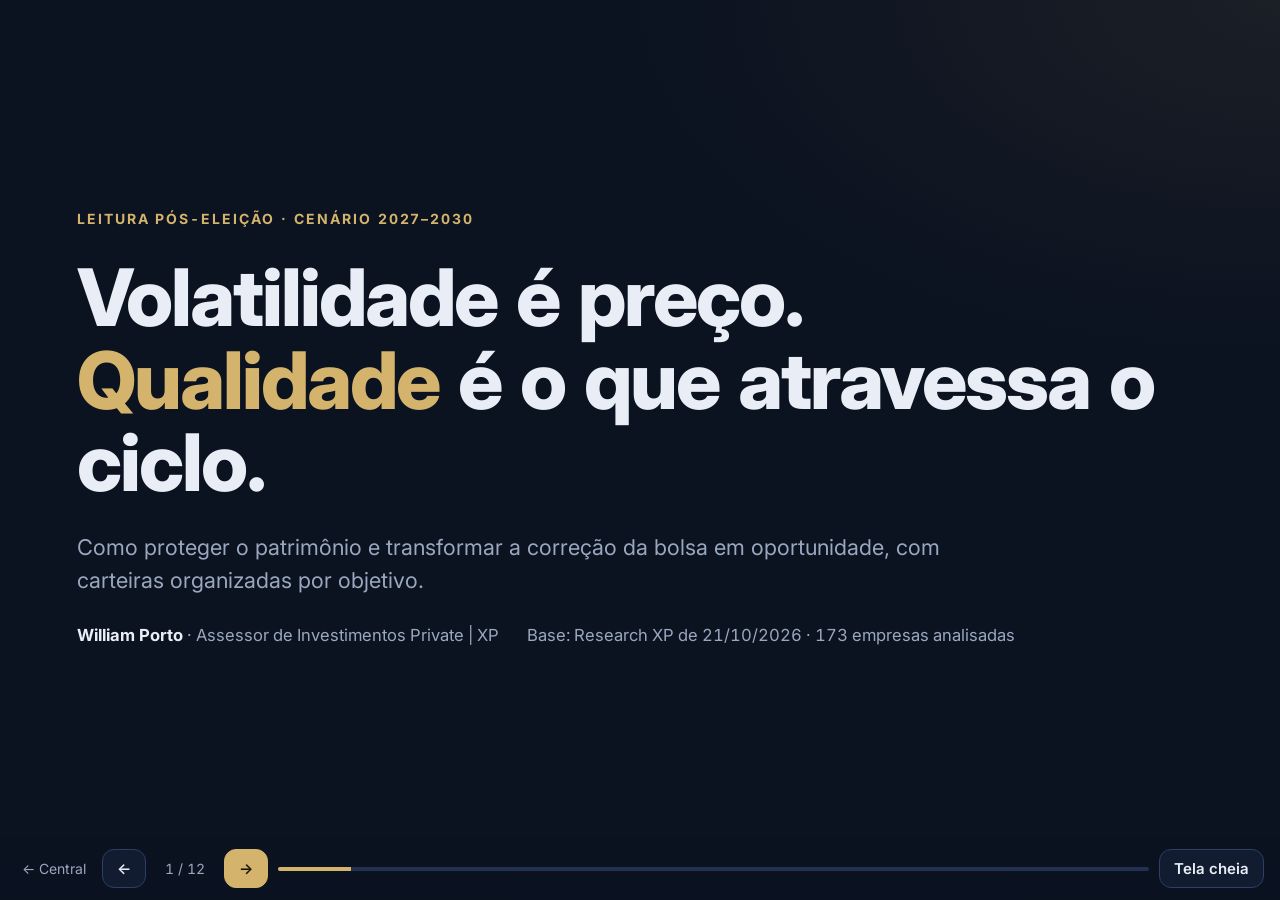
<file: central/mercado/apresentacao.html>
<!doctype html>
<html lang="pt-BR">
<head>
<meta charset="utf-8">
<meta name="viewport" content="width=device-width, initial-scale=1, viewport-fit=cover">
<title>Cenário 2027–2030 · Apresentação</title>
<meta name="description" content="Apresentação das carteiras por objetivo para o cenário 2027–2030, com dados do Research XP.">
<link rel="preconnect" href="https://fonts.googleapis.com">
<link rel="preconnect" href="https://fonts.gstatic.com" crossorigin>
<link href="https://fonts.googleapis.com/css2?family=Inter:wght@400;500;600;700;800&display=swap" rel="stylesheet">
<style>
  /* Slides em tela cheia: um assunto por tela, números grandes, navegação por teclado, toque e botões. */
  :root {
    --bg: #0b1220;
    --bg-2: #0e1729;
    --surface: #121c30;
    --line: #223150;
    --line-2: #2e3f63;
    --text: #e9eef6;
    --muted: #9aa8bf;
    --faint: #6c7c97;
    --gold: #d4b46c;
    --gold-forte: #e6c983;
    --gold-suave: rgba(212, 180, 108, .13);
    --pos: #4cc595;
    --neg: #f0726a;
    --fonte: Inter, system-ui, -apple-system, "Segoe UI", Roboto, sans-serif;
    color-scheme: dark;
  }
  * { box-sizing: border-box; }
  html, body { height: 100%; }
  body { margin: 0; background: var(--bg); color: var(--text); font: 16px/1.5 var(--fonte); font-feature-settings: "tnum" 1; overflow: hidden; -webkit-text-size-adjust: 100%; }
  h1, h2, h3, p { margin: 0; }
  ul, ol { margin: 0; padding: 0; list-style: none; }
  a { color: var(--gold); text-decoration: none; }
  :focus-visible { outline: 2px solid var(--gold); outline-offset: 3px; border-radius: 6px; }

  .deck { position: fixed; inset: 0; }
  .slide {
    position: absolute; inset: 0;
    padding: calc(env(safe-area-inset-top, 0px) + clamp(20px, 4.5vh, 64px)) max(20px, 6vw, env(safe-area-inset-right, 0px)) calc(env(safe-area-inset-bottom, 0px) + 84px) max(20px, 6vw, env(safe-area-inset-left, 0px));
    display: flex; flex-direction: column; justify-content: center; gap: clamp(14px, 2.6vh, 36px);
    overflow-y: auto;
    opacity: 0; visibility: hidden; transform: translateX(28px);
    transition: opacity .45s ease, transform .45s ease, visibility .45s;
    background: radial-gradient(1100px 600px at 100% 0%, rgba(212, 180, 108, .08), transparent 60%), var(--bg);
  }
  .slide.ativo { opacity: 1; visibility: visible; transform: none; }
  .slide.antes { transform: translateX(-28px); }
  @media (max-width: 760px), (max-height: 560px) { .slide { justify-content: flex-start; } }
  .slide > * { max-width: 1240px; width: 100%; margin-left: auto; margin-right: auto; }

  .eyebrow { font-size: clamp(12px, 1.1vw, 14px); font-weight: 700; letter-spacing: .14em; text-transform: uppercase; color: var(--gold); }
  .s-cab { display: flex; flex-direction: column; gap: 12px; }
  .pilha { display: flex; flex-direction: column; gap: clamp(16px, 3vh, 32px); }
  h1 { font-size: clamp(36px, 6.2vw, 84px); font-weight: 800; line-height: 1.04; letter-spacing: -.025em; text-wrap: balance; }
  h1 em, h2 em { font-style: normal; color: var(--gold); }
  h2 { font-size: clamp(28px, 4.2vw, 56px); font-weight: 800; line-height: 1.08; letter-spacing: -.02em; text-wrap: balance; }
  .lead { font-size: clamp(16px, 1.7vw, 22px); color: var(--muted); max-width: 900px; text-wrap: pretty; }
  .assin { display: flex; flex-wrap: wrap; gap: 10px 28px; color: var(--muted); font-size: clamp(14px, 1.3vw, 17px); }
  .assin b { color: var(--text); }

  .grade { display: grid; gap: clamp(12px, 2vw, 22px); }
  @media (min-width: 900px) { .g2 { grid-template-columns: 1fr 1fr; } .g3 { grid-template-columns: repeat(3, 1fr); } .g5 { grid-template-columns: repeat(5, 1fr); } .g-cart { grid-template-columns: .9fr 1.1fr; align-items: start; } }
  .bloco { min-width: 0; background: var(--surface); border: 1px solid var(--line); border-radius: 16px; padding: clamp(16px, 2vw, 26px); }
  .bloco h3 { font-size: clamp(17px, 1.6vw, 22px); margin-bottom: 10px; display: flex; align-items: center; gap: 10px; }
  .bloco h3 i { width: 10px; height: 10px; border-radius: 50%; background: var(--c, var(--gold)); flex: none; }
  .bloco p, .bloco ul li { color: var(--muted); font-size: clamp(14px, 1.25vw, 17px); }
  .bloco ul li + li { margin-top: 8px; }
  .bloco ul li { position: relative; padding-left: 16px; }
  .bloco ul li::before { content: ""; position: absolute; left: 0; top: .72em; width: 7px; height: 2px; background: var(--c, var(--gold)); }

  .num { font-size: clamp(40px, 6vw, 80px); font-weight: 800; letter-spacing: -.03em; line-height: 1; }
  .num.pos { color: var(--pos); } .num.neg { color: var(--neg); } .num.ouro { color: var(--gold); }

  .kpis { display: grid; grid-template-columns: repeat(2, 1fr); gap: 12px; }
  .kpi { background: rgba(11, 18, 32, .6); border: 1px solid var(--line); border-radius: 14px; padding: 14px 16px; }
  .kpi span { display: block; font-size: 12px; color: var(--faint); text-transform: uppercase; letter-spacing: .08em; }
  .kpi b { display: block; font-size: clamp(26px, 3vw, 40px); font-weight: 800; letter-spacing: -.02em; margin-top: 2px; }
  .kpi b.pos { color: var(--pos); } .kpi b.neg { color: var(--neg); }
  .meta { display: grid; gap: 8px; margin-top: 14px; font-size: clamp(14px, 1.2vw, 16px); color: var(--muted); }
  .meta b { color: var(--text); font-weight: 600; }

  .pesos { display: grid; gap: 2px; }
  .pesos li { display: grid; grid-template-columns: 26px 78px minmax(0, 1fr) minmax(60px, 28%) 42px; align-items: center; gap: 10px; padding: clamp(4px, .7vh, 8px) 0; border-bottom: 1px solid var(--line); font-size: clamp(14px, 1.2vw, 16px); }
  .bloco.lista { padding-block: clamp(8px, 1.4vh, 18px); }
  @media (min-width: 900px) { .g-global { grid-template-columns: 1fr 1fr; align-items: start; } .kpis.k4 { grid-template-columns: repeat(4, 1fr); } }
  .k4 .kpi { padding: 10px 14px; }
  .k4 .kpi b { font-size: clamp(22px, 2.4vw, 32px); }
  .g-global .pesos li { padding-block: clamp(2px, .35vh, 5px); }
  .pesos li:last-child { border-bottom: 0; }
  .pesos .pos-n { color: var(--faint); font-size: 13px; }
  .pesos .tk { font-weight: 800; }
  .pesos .nm { color: var(--muted); white-space: nowrap; overflow: hidden; text-overflow: ellipsis; }
  .pesos .barra { height: 8px; border-radius: 4px; background: var(--bg-2); overflow: hidden; }
  .pesos .barra i { display: block; height: 100%; background: var(--gold); border-radius: 4px; }
  .pesos b { text-align: right; color: var(--gold-forte); }
  .pesos .grupo { display: block; grid-template-columns: none; border: 0; padding: 10px 0 2px; font-size: 12px; font-weight: 700; letter-spacing: .1em; text-transform: uppercase; color: var(--gold); }
  @media (max-width: 520px) { .pesos li { grid-template-columns: 22px 66px minmax(0, 1fr) 40px; } .pesos .barra { display: none; } }

  .mapa { display: grid; gap: 12px; }
  @media (min-width: 900px) { .mapa { grid-template-columns: repeat(5, 1fr); } }
  .mapa a { display: flex; flex-direction: column; gap: 8px; min-width: 0; background: var(--surface); border: 1px solid var(--line); border-radius: 16px; padding: 18px; color: var(--text); transition: border-color .2s, transform .2s; }
  .mapa a:hover { border-color: var(--gold); transform: translateY(-3px); }
  .mapa a.destaque { border-color: rgba(212, 180, 108, .55); background: linear-gradient(160deg, rgba(212, 180, 108, .16), var(--surface) 60%); }
  .mapa .q { font-size: 13px; color: var(--gold); font-weight: 600; }
  .mapa strong { font-size: clamp(17px, 1.5vw, 20px); }
  .mapa p { font-size: 14px; color: var(--muted); }
  .mapa .k { margin-top: auto; font-size: 13px; color: var(--faint); }
  .mapa .k b { color: var(--text); }

  .etapas { display: grid; gap: 12px; }
  @media (min-width: 900px) { .etapas { grid-template-columns: repeat(3, 1fr); } }
  .etapa { background: var(--surface); border: 1px solid var(--line); border-radius: 16px; padding: 20px; }
  .etapa .num { font-size: clamp(36px, 4.6vw, 60px); color: var(--gold); }
  .etapa h3 { font-size: clamp(17px, 1.5vw, 21px); margin: 8px 0 6px; }
  .etapa p { color: var(--muted); font-size: clamp(14px, 1.2vw, 16px); }
  .cta { display: flex; flex-wrap: wrap; align-items: center; gap: 14px 24px; background: var(--gold-suave); border: 1px solid rgba(212, 180, 108, .45); border-radius: 16px; padding: 20px 24px; }
  .cta p { font-size: clamp(16px, 1.6vw, 21px); font-weight: 600; }
  .btn { display: inline-flex; align-items: center; gap: 8px; border: 1px solid var(--line-2); background: var(--surface); color: var(--text); border-radius: 12px; padding: 11px 18px; font: 600 15px var(--fonte); cursor: pointer; }
  .btn:hover { border-color: var(--gold); }
  .btn--ouro { background: var(--gold); border-color: var(--gold); color: #1a1406; }
  .btn--ouro:hover { background: var(--gold-forte); }

  .fonte { font-size: 12px; color: var(--faint); }
  .legal { font-size: clamp(13px, 1.1vw, 15px); color: var(--muted); max-width: 980px; }

  .barra-nav {
    position: fixed; left: 0; right: 0; bottom: 0; z-index: 5;
    display: flex; align-items: center; gap: 10px;
    padding: 12px max(16px, env(safe-area-inset-right, 0px)) calc(12px + env(safe-area-inset-bottom, 0px)) max(16px, env(safe-area-inset-left, 0px));
    background: linear-gradient(to top, rgba(11, 18, 32, .96) 60%, rgba(11, 18, 32, 0));
  }
  .barra-nav .btn { padding: 9px 14px; }
  .progresso { flex: 1; height: 4px; border-radius: 2px; background: var(--line); overflow: hidden; min-width: 40px; }
  .progresso i { display: block; height: 100%; background: var(--gold); transition: width .4s ease; }
  .contador { font-size: 14px; color: var(--muted); min-width: 58px; text-align: center; }
  .barra-nav .sair { font-size: 14px; color: var(--muted); padding: 8px 6px; }
  .barra-nav .sair:hover { color: var(--text); }
  @media (max-width: 520px) { .barra-nav .tela { display: none; } }
  @media (prefers-reduced-motion: reduce) { .slide, .progresso i, .mapa a { transition: none; } }
</style>
</head>
<body>
<main class="deck" id="deck" aria-live="polite"></main>
<nav class="barra-nav" aria-label="Navegação dos slides">
  <a class="sair" href="./">← Central</a>
  <button class="btn" type="button" id="ant" aria-label="Slide anterior">←</button>
  <span class="contador" id="contador">1 / 1</span>
  <button class="btn btn--ouro" type="button" id="prox" aria-label="Próximo slide">→</button>
  <div class="progresso" aria-hidden="true"><i id="progresso"></i></div>
  <button class="btn tela" type="button" id="tela">Tela cheia</button>
</nav>
<script src="dados-xp.js"></script>
<script src="perfis.js"></script>
<script src="etfs.js"></script>
<script src="motor.js"></script>
<script src="apresentacao.js"></script>
</body>
</html>
</file>
